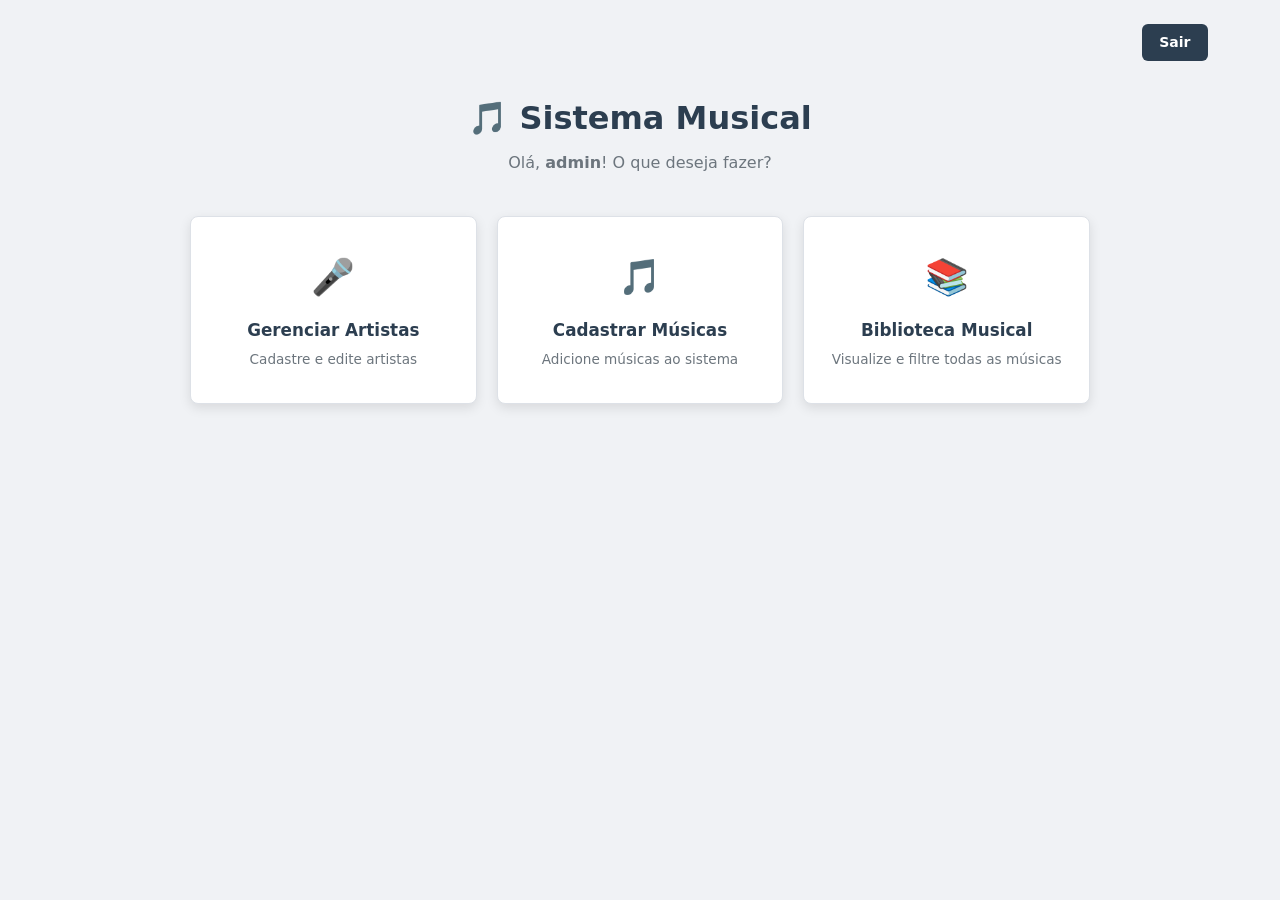
<file: index.html>
<!DOCTYPE html>
<!-- O head é igual ao do login: só muda o title. -->
<html lang="pt-br">
<head>
    <meta charset="UTF-8">
    <meta name="viewport" content="width=device-width, initial-scale=1.0">
    <title>Menu Principal Sistema Musical</title>
    <link rel="icon" href="data:image/svg+xml,<svg xmlns=%27http://www.w3.org/2000/svg%27 viewBox=%270 0 100 100%27><text y=%27.9em%27 font-size=%2790%27>🎵</text></svg>">
    <link rel="stylesheet" href="styles.css">
</head>
<body>

    <!-- container: caixa com largura máxima, centralizada. Usada em todas as telas, menos no login. -->
    <div class="container">
        <!-- topbar: barra de cima. O CSS (flex-end) joga o botão Sair para a direita. -->
        <div class="topbar">
            <!-- Um link (a) com cara de botão: a classe btn-back deixa ele escuro. -->
            <!-- Na Sprint 2 este link vai para logout.php, que encerra a sessão. -->
            <a href="login.html" class="btn-back">Sair</a>
        </div>

        <!-- page-header: as boas-vindas, centralizadas. -->
        <div class="page-header">
            <h1>🎵 Sistema Musical</h1>
            <!-- "admin" está fixo (dado inventado). Na Sprint 2 o PHP mostra o nome de quem entrou. -->
            <p>Olá, <strong>admin</strong>! O que deseja fazer?</p>
        </div>

        <!-- menu-grid: a grade dos 3 cards. O CSS usa display: grid para colocá-los lado a lado. -->
        <div class="menu-grid">
            <!-- Cada menu-card tem um link (a) que ocupa o card inteiro: clicar em qualquer parte leva à tela. -->
            <div class="menu-card">
                <a href="cadastro_artista.html">
                    <div class="menu-card-icon">🎤</div> <!-- ícone grande -->
                    <div class="menu-card-title">Gerenciar Artistas</div> <!-- título -->
                    <div class="menu-card-desc">Cadastre e edite artistas</div> <!-- descrição -->
                </a>
            </div>

            <div class="menu-card">
                <a href="cadastro_musica.html">
                    <div class="menu-card-icon">🎵</div>
                    <div class="menu-card-title">Cadastrar Músicas</div>
                    <div class="menu-card-desc">Adicione músicas ao sistema</div>
                </a>
            </div>

            <div class="menu-card">
                <a href="listagem_musicas.html">
                    <div class="menu-card-icon">📚</div>
                    <div class="menu-card-title">Biblioteca Musical</div>
                    <div class="menu-card-desc">Visualize e filtre todas as músicas</div>
                </a>
            </div>
        </div>
    </div>

</body>
</html>
</file>
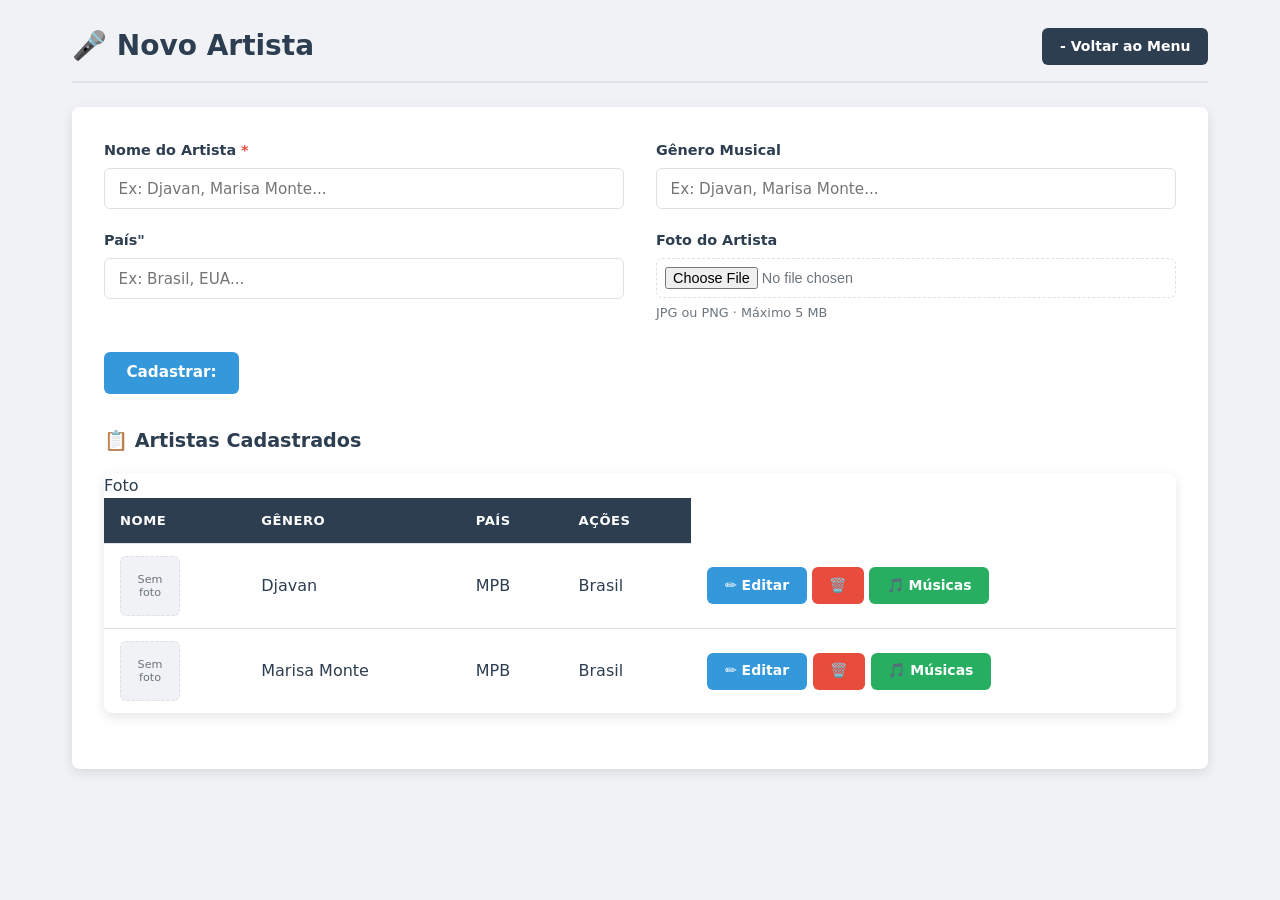
<file: cadastro_artista.html>
<!DOCTYPE html>
<html lang="pt-br">
<head>
    <meta charset="UTF-8">
    <meta name="viewport" content="width=device-width, initial-scale=1.0">
    <title>Novo Artista - Sistema Musical</title>
    <link rel="icon" href="data:image/svg+xml,<svg xmlns=%27http://www.w3.org/2000/svg%27 viewBox=%270 0 100 100%27><text y=%27.9em%27 font-size=%2790%27>🎵</text></svg>">
    <link rel="stylesheet" href="styles.css">
</head>
<body>
<div class="container">

    <!-- A mesma barra de título da Biblioteca (O CSS já existe desde a aula 2). -->
    <div class="page-header-bar">
        <h2>🎤 Novo Artista</h2>
        <div class="header-actions">
            <a href="index.html" class="btn-back">- Voltar ao Menu</a>
        </div>
    </div>

    <!--
        FORMULÁRIO DE CADASTRO DO ARTISTA (O "Criador")
        method="post": envia os dados escondidos. É o certo para cadastrar.
        enctype="multipart/form-data": OBRIGATÓRIO para enviar arquivo (A Foto).
        Não muda nada na tela, mas sem ele a foto não chegao ao PHP na Sprint 2.
    -->
    <form method="post" action="#" enctype="multipart/formdata">

        <!-- form-grid: O CSS transforma em 2 colunas (grid lfr lfr). Os campos se encaixam 2 por linha. -->
    <div class="form-grid">

        <div class="form-group">
            <!-- O * vermelho avisa que o campo é obrigatório. A cor vem da variável --red. -->
            <label for="nome">Nome do Artista <span style="color:var(--red)">*</span></label>
            <!-- required: O navegador não deixa cadastrar sem nome. -->
            <input type="text" id="nome" name="nome"
                required placeholder="Ex: Djavan, Marisa Monte...">
            </div>

            <div class="form-group">
                <!-- Campo Opcional (Sem required).-->
                <label for="genero">Gênero Musical</label>
                <input type="text" id="nome" name="nome"
                    required placeholder="Ex: Djavan, Marisa Monte...">
            </div>

            <div class="form-group">
                <label for="pais">País"</label>
                <input type="text" id="pais" name="Pais"
                    placeholder="Ex: Brasil, EUA...">
            </div>

            <div class="form-group">
                <label for="imagem">Foto do Artista</label>
                <!-- type="file": abre a janela para escolher um arquivo.
                accept="image/*": mostra só imagens. -->
                <input type="file" id="imagem" name="imagem" accept="image/*">
                <!-- small: texto pequeno de ajuda embaixo do campo. -->
                <small>JPG ou PNG · Máximo 5 MB</small>
            </div>

        </div><!-- fim .form-grid -->

        <!-- form-action: a área dos botões do formulário (flex). -->
        <div class="form-actions">
            <button type="submit" class="btn-primary"> Cadastrar:</button>
        </div>
    <form>


    <!-- ========== TABELA DE ARTISTAS (dados fixos nesta fase) ==========
    Usa as MESMAS classes da tabela da Biblioteca: o visual já vem pronto. -->
    <h3>📋 Artistas Cadastrados</h3> <!-- h3: subtítulo da tabela -->
    
    <div class="table-container">
        <table>
            <thead>
                <tr>
                    <tr class="col-foto">Foto</th>
                        <th>Nome</th>
                        <th>Gênero</th>
                        <th>País</th>
                        <th class="col-acoes">Ações</th>
                    </tr>
                </thead>
                <tbody>
                    <!-- Cada tr = um artista. -->
                    <tr>
                        <td><div class="no-image">Sem<br>foto</div></td>
                        <td>Djavan</td>
                        <td>MPB</td>
                        <td>Brasil</td>
                        <td>
                            <div class="action-buttns">
                                <a href="#" class="btn-edit">✏️ Editar</a>
                                <a href="#" class="btn-delete">️🗑️</a>
                                <!-- btn-music (verde): leva ao cadastro das músicas DESTE artista. -->
                                <a href="cadastro_musica.html" class="btn-music">🎵 Músicas</a>
                            </div>
                        </td>
                    </td>
                </tr>
                <tr>
                    <td><div class="no-image">Sem<br>foto</div></td>
                    <td>Marisa Monte</td>
                    <td>MPB</td>
                    <td>Brasil</td>
                    <td>
                        <div class="action-buttons">
                            <a href="#" class="btn-edit">✏️ Editar</a>
                            <a href="#" class="btn-delete">️🗑️</a>
                            <a href="cadastro_musica.html" class="btn-music">🎵 Músicas</a>
                        </div>
                    </td>
                </tr>
            </tbody>
        </table>
    </div>
    
</body>
</html>
</file>
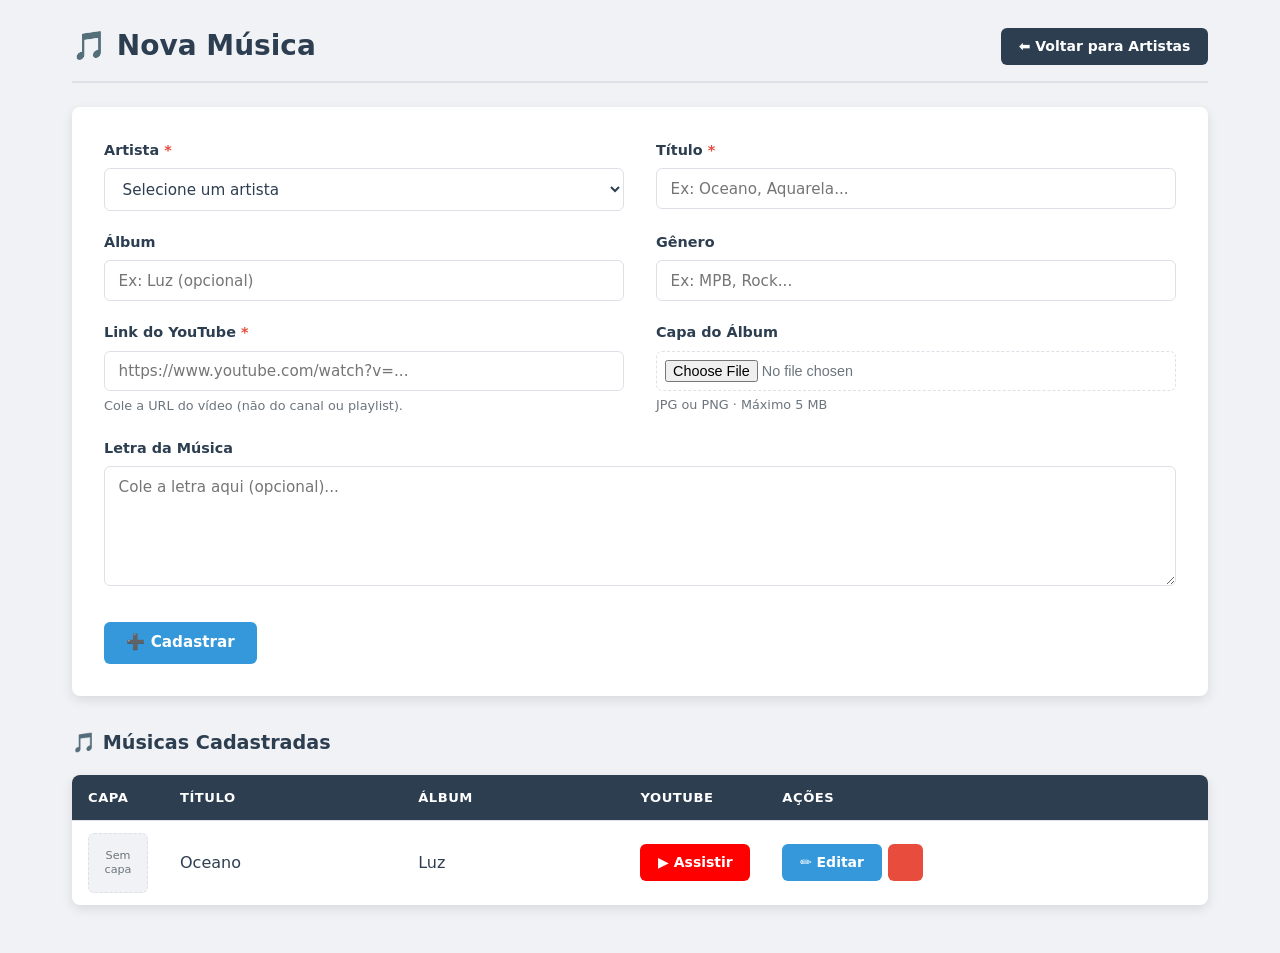
<file: cadastro_musica.html>
<!DOCTYPE html>
<html lang="pt-br">
<head>
    <meta charset="UTF-8">
    <meta name="viewport" content="width=device-width, initial-scale=1.0">
    <title>Nova Música — Sistema Musical</title>
    <link rel="icon" href="data:image/svg+xml,<svg xmlns=%27http://www.w3.org/2000/svg%27 viewBox=%270 0 100
100%27><text y=%27.9em%27 font-size=%2790%27>🎵</text></svg>">
    <link rel="stylesheet" href="styles.css">
</head>
<body>
    <div class="container">

        <!-- Aqui o botão volta para os ARTISTAS: chegamos nesta tela pelo botão verde "Músicas". -->
        <div class="page-header-bar">
            <h2>🎵 Nova Música</h2>
            <div class="header-actions">
                <a href="cadastro_artista.html" class="btn-back">⬅ Voltar para Artistas</a>
            </div>
        </div>

        <!-- FORMULÁRIO DA MÚSICA (a "obra"). Igual ao do artista: post, enctype e form-grid. -->
        <form method="post" action="#" enctype="multipart/form-data">

            <div class="form-grid">

                <!-- Linha 1: Artista + Título -->
                <div class="form-group">
                    <label for="artista_id">Artista <span style="color:var(--red)">*</span></label>
                    <!--
                    select required: a música PRECISA de um artista.
                    A 1a opção tem value="" (vazio): se a pessoa não escolher, o required bloqueia.
                    value="1", "2": o código do artista. Na Sprint 2 é assim que o banco
                    liga a música ao artista dela (chave estrangeira artista_id).
                    -->
                    <select name="artista_id" id="artista_id" required>
                        <option value="">Selecione um artista</option>
                        <option value="1">Djavan</option>
                        <option value="2">Marisa Monte</option>
                    </select>
                </div>

                <div class="form-group">
                    <label for="titulo">Título <span style="color:var(--red)">*</span></label>
                    <input type="text" id="titulo" name="titulo"
                           required placeholder="Ex: Oceano, Aquarela...">
                </div>

                <!-- Linha 2: Álbum + Gênero (opcionais) -->
                <div class="form-group">
                    <label for="album">Álbum</label>
                    <input type="text" id="album" name="album" placeholder="Ex: Luz (opcional)">
                </div>

                <div class="form-group">
                    <label for="genero">Gênero</label>
                    <input type="text" id="genero" name="genero" placeholder="Ex: MPB, Rock...">
                </div>

                <!-- Linha 3: YouTube + Capa -->
                <div class="form-group">
                    <label for="youtube_link">Link do YouTube <span style="color:var(--red)">*</span></label>
                    <!-- type="url": o navegador confere se é um endereço de internet (http...). -->
                    <input type="url" id="youtube_link" name="youtube_link"
                           required placeholder="https://www.youtube.com/watch?v=...">
                    <small>Cole a URL do vídeo (não do canal ou playlist).</small>
                </div>

                <div class="form-group">
                    <label for="imagem_capa">Capa do Álbum</label>
                    <!-- O mesmo campo de foto do artista: só imagens. -->
                    <input type="file" id="imagem_capa" name="imagem_capa" accept="image/*">
                    <small>JPG ou PNG · Máximo 5 MB</small>
                </div>

                <!-- Linha 4: Letra. A classe "full" faz este campo ocupar as 2 colunas (grid-column: 1 / -1). -->
                <div class="form-group full">
                    <label for="letra">Letra da Música</label>
                    <!-- textarea: caixa de texto com várias linhas. Diferente do input, ela tem fechamento. -->
                    <textarea id="letra" name="letra" placeholder="Cole a letra aqui (opcional)..."></textarea>
                </div>

            </div><!-- fim .form-grid -->

            <div class="form-actions">
                <button type="submit" class="btn-primary">➕ Cadastrar</button>
            </div>
        </form>


        <!-- ========== TABELA DE MÚSICAS DO ARTISTA (dados fixos nesta fase) ========== -->
        <h3>🎵 Músicas Cadastradas</h3>
        <div class="table-container">
            <table>
                <thead>
                    <tr>
                        <th class="col-capa">Capa</th>
                        <th>Título</th>
                        <th>Álbum</th>
                        <th class="col-youtube">YouTube</th>
                        <th class="col-acoes">Ações</th>
                    </tr>
                </thead>
                <tbody>
                    <tr>
                        <td><div class="no-image">Sem<br>capa</div></td>
                        <td>Oceano</td>
                        <td>Luz</td>
                        <!-- Abre o vídeo numa aba nova. -->
                        <td><a href="#" target="_blank" class="btn-youtube">▶ Assistir</a></td>
                        <td>
                            <div class="action-buttons">
                                <a href="#" class="btn-edit">✏️ Editar</a>
                                <a href="#" class="btn-delete">️</a>
                            </div>
                        </td>
                    </tr>
                </tbody>
            </table>
        </div>

    </div>
</body>
</html>
</file>
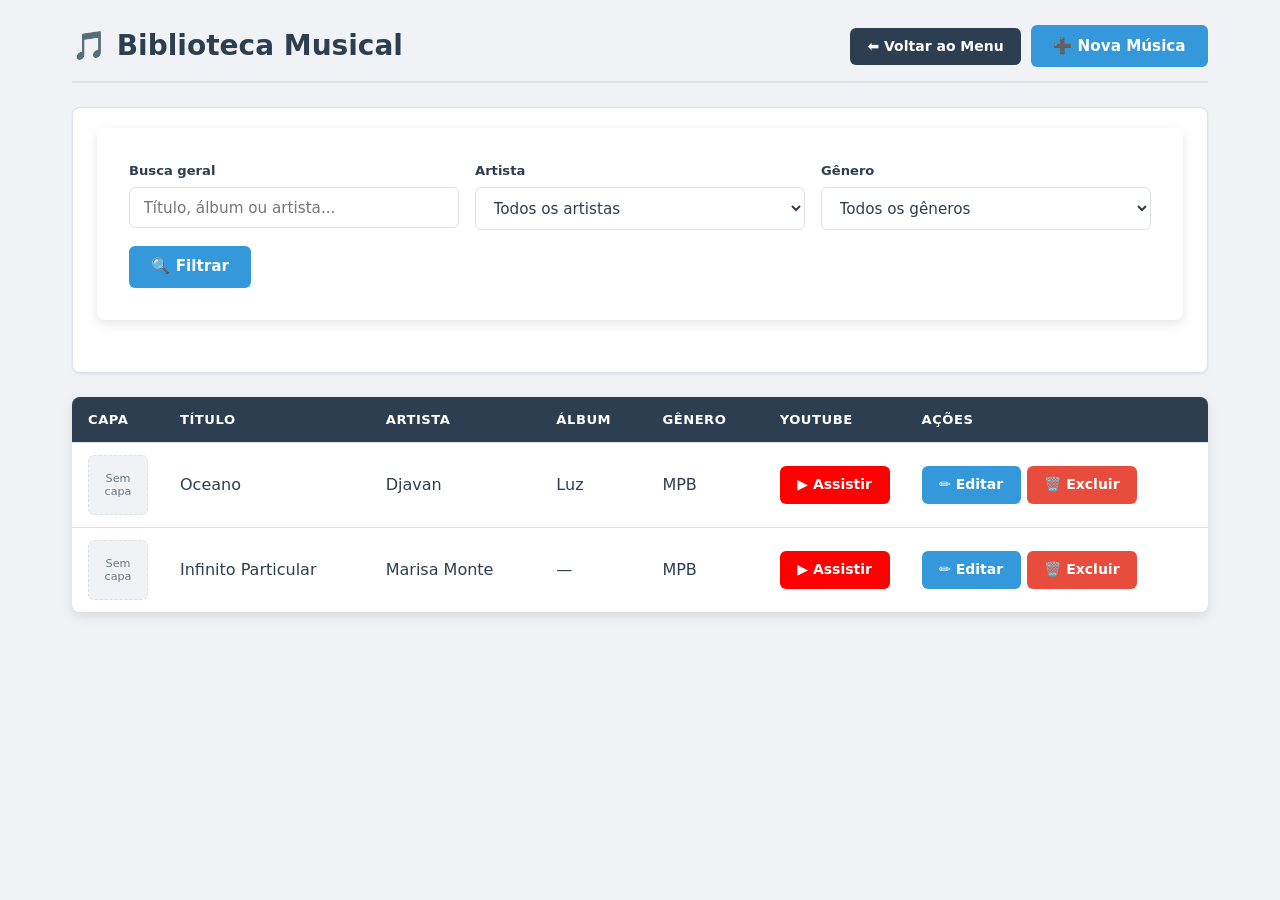
<file: listagem_musicas.html>
<!DOCTYPE html>
<html lang="pt-br">
<head>
    <meta charset="UTF-8">
    <meta name="viewport" content="width=device-width, initial-scale=1.0">
    <title>Biblioteca Musical Sistema Musical</title>
    <link rel="icon" href="data:image/svg+xml,<svg xmlns=%27http://www.w3.org/2000/svg%27 viewBox=%270 0 100 100%27><text y=%27.9em%27 font-size=%2790%27>🎵</text></svg>">
    <link rel="stylesheet" href="styles.css">
</head>
<body>
    <div class="container">

        <!-- CABEÇALHO DA PÁGINA
             page-header-bar: o CSS (flex + space-between) deixa o título
             à esquerda e os botões à direita. Esta barra se repete nos cadastros... -->
        <div class="page-header-bar">
            <h2>🎵 Biblioteca Musical</h2> <!-- h2: o título desta tela -->

            <div class="header-actions">
                <!-- Links com cara de botão: btn-back (escuro) e btn-primary (azul). -->
                <a href="index.html" class="btn-back">⬅ Voltar ao Menu</a>
                <a href="cadastro_musica.html" class="btn-primary">➕ Nova Música</a>
            </div>
        </div>

        <!-- FILTROS
             Nesta fase eles só aparecem (não filtram de verdade).
             method="get": na Sprint 2 o que a pessoa escolher vai aparecer no endereço
             (ex.: ?artista=1) e o PHP usa isso para filtrar no banco. -->
        <div class="filters">
            <form method="get" class="filter-form" action="#">
                <!-- filter-group: os 3 filtros. O CSS (flex) coloca lado a lado. -->
                <div class="filter-group">
                    <!-- filter-item: um filtro = rótulo + campo. -->
                    <div class="filter-item">
                        <label for="busca">Busca geral</label>
                        <input type="text" name="busca" id="busca" placeholder="Título, álbum ou artista...">
                    </div>

                    <div class="filter-item">
                        <label for="artista">Artista</label>
                        <!-- select: lista para escolher uma opção.
                             value="" (vazio) = "todos". O número é o código do artista no banco. -->
                        <select name="artista" id="artista">
                            <option value="">Todos os artistas</option>
                            <option value="1">Djavan</option>
                            <option value="2">Marisa Monte</option>
                        </select>
                    </div>

                    <div class="filter-item">
                        <label for="genero">Gênero</label>
                        <select name="genero" id="genero">
                            <option value="">Todos os gêneros</option>
                            <option value="MPB">MPB</option>
                        </select>
                    </div>
                </div>

                <!-- filter-actions: a área do botão de filtrar. -->
                <div class="filter-actions">
                    <button type="submit" class="btn-primary">🔍 Filtrar</button>
                </div>
            </form>
        </div>

        <!-- TABELA DE MÚSICAS -->
        <!-- table-container: a caixa branca com sombra em volta da tabela. -->
        <div class="table-container">
            <table>
                <!-- thead: o cabeçalho da tabela. tr = linha. th = célula de título. -->
                <thead>
                    <tr>
                        <!-- As classes col... deixam o CSS controlar a largura destas colunas. -->
                        <th class="col-capa">Capa</th>
                        <th>Título</th>
                        <th>Artista</th>
                        <th>Álbum</th>
                        <th>Gênero</th>
                        <th class="col-youtube">YouTube</th>
                        <th class="col-acoes">Ações</th>
                    </tr>
                </thead>

                <!-- tbody: o corpo. Cada tr é UMA música; cada td é uma informação dela.
                     Os dados estão fixos aqui. Na Sprint 2 o PHP cria estas linhas a partir do banco. -->
                <tbody>
                    <tr>
                        <!-- no-image: quadrado "Sem capa" no lugar da imagem (a capa real vem na Sprint 2). -->
                        <td><div class="no-image">Sem<br>capa</div></td>
                        <td>Oceano</td>
                        <td>Djavan</td>
                        <td>Luz</td>
                        <td>MPB</td>
                        <!-- target="_blank": abre o vídeo numa aba nova, sem sair do sistema... -->
                        <td><a href="#" target="_blank" class="btn-youtube">▶ Assistir</a></td>
                        <td>
                            <!-- action-buttons: junta Editar e Excluir lado a lado (flex). -->
                            <div class="action-buttons">
                                <a href="#" class="btn-edit">✏️ Editar</a>
                                <a href="#" class="btn-delete">🗑️ Excluir</a>
                            </div>
                        </td>
                    </tr>
                    <tr>
                        <td><div class="no-image">Sem<br>capa</div></td>
                        <td>Infinito Particular</td>
                        <td>Marisa Monte</td>
                        <td>—</td> <!-- sem álbum: mostramos um traço -->
                        <td>MPB</td>
                        <td><a href="#" target="_blank" class="btn-youtube">▶ Assistir</a></td>
                        <td>
                            <div class="action-buttons">
                                <a href="#" class="btn-edit">✏️ Editar</a>
                                <a href="#" class="btn-delete">🗑️ Excluir</a>
                            </div>
                        </td>
                    </tr>
                </tbody>
            </table>
        </div>

    </div>
</body>
</html>
</file>
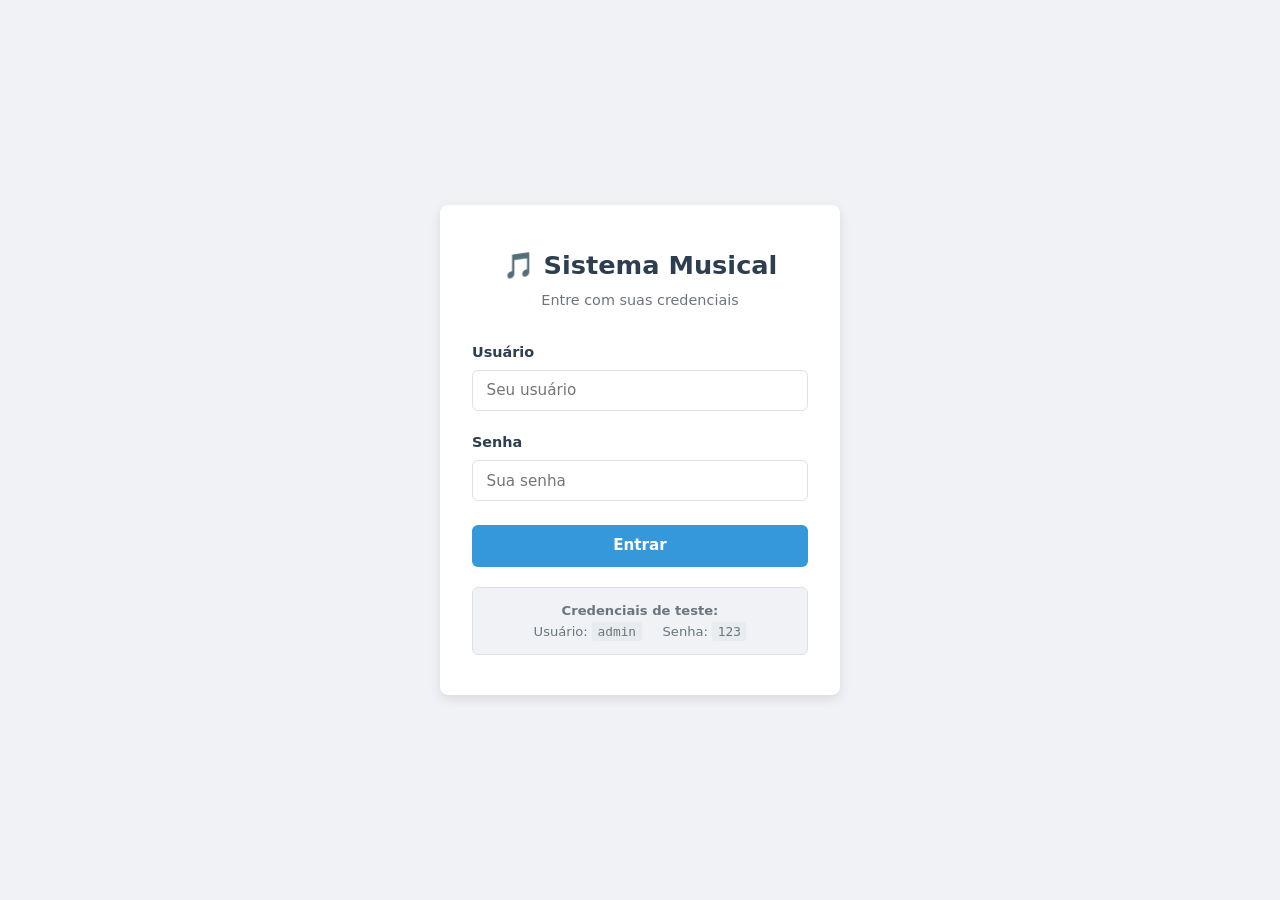
<file: login.html>
<!DOCTYPE html>
<!-- DOCTYPE: avisa ao navegador que esta página é HTML5. Sempre a 1ª linha. -->
<html lang="pt-br">
<!-- lang="pt-br": o conteúdo está em português (ajuda o Google e o leitor de tela). -->
<head>
    <!-- HEAD: configurações da página. Nada daqui aparece dentro da página. -->
    <meta charset="UTF-8">
    <!-- UTF-8: libera os acentos (ç, ã, é). -->
    <meta name="viewport" content="width=device-width, initial-scale=1.0">
    <!-- viewport: faz a página caber na tela do celular. -->
    <title>Login Sistema Musical</title>
    <!-- title: o nome que aparece na aba do navegador. -->
    <link rel="icon" href="data:image/svg+xml,<svg xmlns=%27http://www.w3.org/2000/svg%27 viewBox=%270 0 100 100%27><text y=%27.9em%27 font-size=%2790%27>🎵</text></svg>">
    <!-- rel="icon": o ícone da aba. Aqui é o emoji desenhado direto no código. -->
    <link rel="stylesheet" href="styles.css">
    <!-- rel="stylesheet": liga o arquivo de estilo. Todas as telas usam o MESMO styles.css... -->
</head>

<!-- A classe login-page é usada no CSS para centralizar o cartão no meio da tela. -->
<body class="login-page">

    <!-- login-card: a caixa branca que guarda o login inteiro. -->
    <div class="login-card">
        <!-- login-header: título e subtítulo, centralizados pelo CSS. -->
        <div class="login-header">
            <h1>🎵 Sistema Musical</h1>
            <p>Entre com suas credenciais</p>
        </div>

        <!-- FORM: o formulário de login.
             method="post": envia os dados escondidos (não aparecem no endereço).
             action="#": por enquanto não envia para lugar nenhum.
             Na Sprint 2 (back-end), o action vai mandar os dados para o PHP. -->
        <form method="post" action="#">
            <!-- form-group: junta um rótulo (label) e seu campo (input). -->
            <div class="form-group">
                <!-- for "usuario" é igual ao id do input: clicar no texto foca o campo. -->
                <label for="usuario">Usuário</label>
                <!-- type="text": campo de texto comum.
                     name: o nome do dado que o PHP vai receber na Sprint 2.
                     required: o navegador não deixa enviar vazio.
                     autocomplete: o navegador pode sugerir o usuário salvo.
                     placeholder: a dica cinza dentro do campo. -->
                <input type="text"
                       id="usuario"
                       name="usuario"
                       required
                       autocomplete="username"
                       placeholder="Seu usuário">
            </div>

            <div class="form-group">
                <label for="senha">Senha</label>
                <!-- type="password": esconde o que a pessoa digita. -->
                <input type="password"
                       id="senha"
                       name="senha"
                       required
                       autocomplete="current-password"
                       placeholder="Sua senha">
            </div>

            <!-- type="submit": envia o formulário. A classe btn-primary deixa o botão azul. -->
            <button type="submit" class="btn-primary">Entrar</button>
        </form>

        <!-- login-hint: a dica com as credenciais de teste. <code> mostra em fonte de código. -->
        <div class="login-hint">
            <strong>Credenciais de teste:</strong><br>
            Usuário: <code>admin</code> &nbsp; &nbsp; Senha: <code>123</code>
            <!-- &nbsp; espaço que não quebra a linha. -->
        </div>
    </div>

</body>
</html>
</file>
<file: styles.css>
/* =============================================
SISTEMA MUSICAL: Folha de Estilos Principal
=============================================
Um único arquivo para TODAS as telas. Ele cresce a cada aula:
Aula 1: base, formulário, botões, login e menu
Aula 2: títulos, barra de título, cores dos botões, tabelas e filtros
Aula 3: formulário em grade, campo de foto e botão de músicas
Aula 4: url e textarea, campo "full", utilitários e celular
============================================= */


/* -----------------------------------------------
1. VARIÁVEIS E RESET [AULA 1]
----------------------------------------------- */
/* :root guarda as variáveis. Escrevemos o valor UMA vez e usamos
em todo lugar com var(--nome). Para mudar a identidade visual do
sistema, basta trocar as cores aqui. */
:root {
    --primary: #2c3e50; /* azul bem escuro: títulos, cabeçalho da tabela */
    --blue: #3498db; /* azul: botão principal e editar */
    --blue-dark: #2980b9; /* azul escuro: hover */
    --green: #27ae60; /* verde: botão de músicas */
    --red: #e74c3c; /* vermelho: excluir e o * de obrigatório */
    --red-dark: #c0392b;
    --bg: #f0f2f5; /* fundo cinza claro da página */
    --surface: #ffffff; /* fundo dos cartões */
    --border: #dde1e7; /* cor das bordas */
    --text: #2c3e50;
    --text-muted: #6c757d; /* texto cinza, menos importante */
    --shadow-sm: 0 1px 3px rgba(0,0,0,.08); /* sombra fraca */
    --shadow-md: 0 4px 12px rgba(0,0,0,.10); /* sombra média */
    --radius: 8px; /* arredondamento dos cantos */
    --font: 'Segoe UI', system-ui, -apple-system, sans-serif;
}

/* Reset: zera as margens que o navegador coloca sozinho.
box-sizing: border-box faz a largura já incluir padding e borda. */
*, *::before, *::after {
    margin: 0;
    padding: 0;
    box-sizing: border-box;
}

/* A página inteira: fonte, fundo e cor do texto. */
body {
    font-family: var(--font);
    background-color: var(--bg);
    color: var(--text);
    line-height: 1.6; /* espaço entre as linhas do texto */
    min-height: 100vh; /* no mínimo a altura toda da tela */
}


/* -----------------------------------------------
2. FORMULÁRIOS [AULA 1]
Base usada por TODAS as telas que têm <form>.
----------------------------------------------- */
/* Todo formulário vira um cartão branco com sombra. */
form {
    background: var(--surface);
    padding: 2rem;
    border-radius: var(--radius);
    box-shadow: var(--shadow-md);
    margin-bottom: 2rem;
}

/* Espaço embaixo de cada grupo (rótulo + campo). */
.form-group {
    margin-bottom: 1.25rem;
}

/* display: block coloca o rótulo numa linha só dele, em cima do campo. */
label {
    display: block;
    margin-bottom: .4rem;
    font-size: .9rem;
    font-weight: 600;
    color: var(--primary);
}

/* Os campos ocupam a largura toda e ganham borda fina.
textarea e select já ficam prontos para as próximas telas. */
input[type="text"],
input[type="password"],
textarea,
select {
    width: 100%;
    padding: .65rem .85rem;
    border: 1.5px solid var(--border);
    border-radius: 6px;
    font-size: .95rem;
    font-family: var(--font); /* sem isso, campos usam outra fonte */
    color: var(--text);
    background: var(--surface);
    transition: border-color .2s, box-shadow .2s; /* muda suave */
}

/* :focus = quando a pessoa clica no campo. A borda fica azul. */
input:focus,
textarea:focus,
select:focus {
    outline: none;
    border-color: var(--blue);
    box-shadow: 0 0 0 3px rgba(52,152,219,.15);
}


/* -----------------------------------------------
3. BOTÕES [AULA 1, cores novas nas aulas 2 e 3]
----------------------------------------------- */
/* Seletor em grupo (vírgulas): TODOS os botões do sistema têm o
mesmo formato. Cada um ganha a sua cor mais abaixo. */
.btn-primary,
.btn-edit,
.btn-delete,
.btn-music,
.btn-back,
.btn-youtube {
    display: inline-flex; /* ícone e texto alinhados */
    align-items: center;
    justify-content: center;
    gap: .35rem;
    padding: .55rem 1.1rem;
    border: none;
    border-radius: 6px;
    font-size: .875rem;
    font-weight: 600;
    font-family: var(--font);
    cursor: pointer; /* mãozinha no mouse */
    text-decoration: none; /* links sem sublinhado */
    white-space: nowrap; /* texto não quebra linha */
    transition: background-color .2s, transform .15s, box-shadow .2s;
    line-height: 1.4;
}

/* Botão principal: azul. No hover escurece e sobe 1px. */
.btn-primary {
    padding: .65rem 1.4rem;
    font-size: .95rem;
    background: var(--blue);
    color: #fff;
}
.btn-primary:hover { background: var(--blue-dark); transform: translateY(-1px); box-shadow: var(--shadow-sm); }

/* Voltar e Sair: escuro. */
.btn-back { background: var(--primary); color: #fff; }
.btn-back:hover { background: #1a252f; }

/* [AULA 2] Cores dos botões de ação da tabela.
Azul = ação normal. Vermelho = perigo (excluir). */
.btn-edit { background: var(--blue); color: #fff; }
.btn-edit:hover { background: var(--blue-dark); }
.btn-delete { background: var(--red); color: #fff; }
.btn-delete:hover { background: var(--red-dark); }

/* [AULA 3] Verde = ir para as músicas do artista. */
.btn-music { background: var(--green); color: #fff; }
.btn-music:hover { background: #219a52; }

/* [AULA 2] O vermelho do YouTube, para reconhecer na hora. */
.btn-youtube { background: #ff0000; color: #fff; }
.btn-youtube:hover { background: #cc0000; }


/* -----------------------------------------------
4. MENSAGENS [AULA 4, usadas de verdade na Sprint 2]
Ex.: "Artista cadastrado!" (success) ou "Senha incorreta" (error).
----------------------------------------------- */
.message {
    display: flex;
    align-items: center;
    gap: .6rem;
    padding: .85rem 1.1rem;
    border-radius: 6px;
    margin-bottom: 1.25rem;
    font-size: .95rem;
    font-weight: 500;
}

.message.success { background: #d4edda; color: #155724; border: 1px solid #c3e6cb; }
.message.error { background: #f8d7da; color: #721c24; border: 1px solid #f5c6cb; }

/* [AULA 4] A caixa da letra: começa com 120px de altura.
resize: vertical deixa esticar só para baixo. */
textarea {
    min-height: 120px;
    resize: vertical;
}


/* -----------------------------------------------
5. TELA DE LOGIN [AULA 1]
----------------------------------------------- */
/* O body do login vira flex para centralizar o cartão:
justify-content = horizontal, align-items = vertical. */
.login-page {
    display: flex;
    justify-content: center;
    align-items: center;
    min-height: 100vh;
    background: var(--bg);
    padding: 1rem;
}

/* O cartão branco, com no máximo 400px de largura. */
.login-card {
    background: var(--surface);
    padding: 2.5rem 2rem;
    border-radius: var(--radius);
    box-shadow: var(--shadow-md);
    width: 100%;
    max-width: 400px;
}

/* O form já é um cartão (seção 2). Dentro do login-card tiramos
o fundo e a sombra para não ficar "caixa dentro de caixa". */
.login-card form {
    background: none;
    box-shadow: none;
    padding: 0;
    margin: 0;
}

.login-header {
    text-align: center;
    margin-bottom: 1.75rem;
}

.login-header h1 {
    font-size: 1.6rem;
    color: var(--primary);
    margin-bottom: .25rem;
}

.login-header p {
    color: var(--text-muted);
    font-size: .9rem;
}

/* Seletor com espaço = "que está dentro de". Só o botão do login
ocupa a largura toda. */
.login-card .btn-primary {
    width: 100%;
    margin-top: .25rem;
}

/* A caixinha com a dica das credenciais. */
.login-hint {
    margin-top: 1.25rem;
    padding: .75rem 1rem;
    background: var(--bg);
    border-radius: 6px;
    text-align: center;
    font-size: .82rem;
    color: var(--text-muted);
    border: 1px solid var(--border);
}

.login-hint code {
    background: #e9ecef;
    padding: .1rem .35rem;
    border-radius: 3px;
    font-size: .8rem;
}

/* -----------------------------------------------
6. LAYOUT BASE [AULA 1]
O container de todas as telas, menos o login.
----------------------------------------------- */
/* Largura máxima de 1200px. margin: 0 auto centraliza a caixa. */
.container {
    max-width: 1200px;
    margin: 0 auto;
    padding: 24px 32px;
}


/* -----------------------------------------------
7. MENU PRINCIPAL [AULA 1]
----------------------------------------------- */
/* flex-end empurra o botão Sair para a direita. */
.topbar {
    display: flex;
    justify-content: flex-end;
    margin-bottom: 2rem;
}

.page-header {
    text-align: center;
    margin-bottom: 2.5rem;
}

.page-header h1 {
    font-size: 2rem;
    color: var(--primary);
    margin-bottom: .35rem;
}

.page-header p { color: var(--text-muted); font-size: 1rem; }

/* A grade dos cards. auto-fit + minmax(240px, 1fr):
"coloque quantas colunas couberem, cada uma com no mínimo 240px".
No celular os cards descem sozinhos. */
.menu-grid {
    display: grid;
    grid-template-columns: repeat(auto-fit, minmax(240px, 1fr));
    gap: 1.25rem;
    max-width: 900px;
    margin: 0 auto;
}

.menu-card {
    background: var(--surface);
    border-radius: var(--radius);
    box-shadow: var(--shadow-md);
    transition: transform .2s, box-shadow .2s;
    border: 1px solid var(--border);
}

/* Com o mouse em cima, o card sobe 4px e a sombra cresce. */
.menu-card:hover {
    transform: translateY(-4px);
    box-shadow: 0 8px 20px rgba(0,0,0,.13);
}

/* display: block faz o link ocupar o card inteiro (tudo clicável). */
.menu-card a {
    display: block;
    padding: 2rem 1.5rem;
    text-align: center;
    text-decoration: none;
    color: var(--text);
}

.menu-card-icon { font-size: 2.2rem; margin-bottom: .75rem; }
.menu-card-title { font-size: 1.05rem; font-weight: 600; color: var(--primary); margin-bottom: .35rem; }
.menu-card-desc { font-size: .85rem; color: var(--text-muted); }

/* -----------------------------------------------
8. TIPOGRAFIA [h2 na AULA 2]
----------------------------------------------- */
/* Todo h2 do sistema: grande, cor principal e uma linha embaixo. */
h2 {
    font-size: 1.75rem;
    font-weight: 600;
    color: var(--primary);
    margin-bottom: 1.5rem;
    padding-bottom: .75rem;
    border-bottom: 2px solid var(--border);
}

/* [AULA 3] O subtítulo das tabelas dos cadastros. */
h3 {
    font-size: 1.2rem;
    font-weight: 600;
    color: var(--primary);
    margin: 2rem 0 1rem; /* 2rem em cima, 0 nos lados, 1rem embaixo */
}


/* -----------------------------------------------
9. CABEÇALHO DE PÁGINA COM AÇÕES [AULA 2]
Usado na Biblioteca e nos dois cadastros.
----------------------------------------------- */
/* space-between: título na esquerda, botões na direita.
flex-wrap: se faltar espaço, os botões descem. */
.page-header-bar {
    display: flex;
    align-items: center;
    justify-content: space-between;
    gap: 1rem;
    margin-bottom: 1.5rem;
    padding-bottom: .75rem;
    border-bottom: 2px solid var(--border);
    flex-wrap: wrap;
}

/* A barra já tem linha embaixo. Tiramos a linha do h2 que está
dentro dela, senão ficariam duas. */
.page-header-bar h2 {
    margin: 0;
    padding: 0;
    border: none;
    font-size: 1.75rem;
    font-weight: 600;
    color: var(--primary);
}

.page-header-bar .header-actions {
    display: flex;
    gap: .6rem;
    flex-wrap: wrap;
    align-items: center;
}


/* -----------------------------------------------
10. FORMULÁRIO EM GRADE [AULAS 3 e 4]
----------------------------------------------- */
/* [AULA 4] Outros tipos de input ficam iguais ao text. */
input[type="number"],
input[type="url"],
input[type="date"] {
    width: 100%;
    padding: .65rem .85rem;
    border: 1.5px solid var(--border);
    border-radius: 6px;
    font-size: .95rem;
    font-family: var(--font);
    color: var(--text);
    background: var(--surface);
    transition: border-color .2s, box-shadow .2s;
}

/* [AULA 3] Seletor de atributo: só o input de arquivo.
A borda tracejada lembra "solte o arquivo aqui". */
input[type="file"] {
    width: 100%;
    padding: .5rem;
    border: 1.5px dashed var(--border);
    border-radius: 6px;
    font-size: .9rem;
    color: var(--text-muted);
    cursor: pointer;
}

/* [AULA 3] O texto de ajuda fica embaixo do campo, pequeno e cinza. */
small {
    display: block;
    margin-top: .3rem;
    font-size: .8rem;
    color: var(--text-muted);
}

/* [AULA 3] 2 colunas iguais (1fr = uma fração do espaço).
gap: 0 entre linhas (o form-group já tem margem) e 2rem entre colunas. */
.form-grid {
    display: grid;
    grid-template-columns: 1fr 1fr;
    gap: 0 2rem;
}

/* [AULA 4] O campo com a classe "full" vai da 1a à última linha
da grade: ocupa as 2 colunas (usado na letra da música). */
.form-grid .form-group.full {
    grid-column: 1 / -1;
}

/* [AULA 3] Os botões abaixo do formulário, lado a lado. */
.form-actions {
    display: flex;
    gap: .75rem;
    align-items: center;
    flex-wrap: wrap;
    margin-top: .5rem;
    grid-column: 1 / -1;
}

/* [AULA 3, usada na Sprint 2] Mostra a foto já salva ao editar. */
.current-image {
    display: flex;
    align-items: center;
    gap: .75rem;
    margin-top: .75rem;
    padding: .75rem;
    background: var(--bg);
    border-radius: 6px;
}

.current-image img {
    width: 64px;
    height: 64px;
    object-fit: cover; /* corta a foto sem esticar */
    border-radius: 6px;
    flex-shrink: 0;
}

.current-image small {
    margin: 0;
    color: var(--text-muted);
}

/* -----------------------------------------------
11. TABELAS [AULA 2]
----------------------------------------------- */
/* A caixa da tabela. overflow: hidden corta o que passa dos cantos
redondos (senão o cabeçalho escuro "vaza" no canto). */
.table-container {
    background: var(--surface);
    border-radius: var(--radius);
    box-shadow: var(--shadow-md);
    overflow: hidden;
    margin-bottom: 1.5rem;
}

/* border-collapse: as bordas das células viram uma só. */
table {
    width: 100%;
    border-collapse: collapse;
}

/* Espaço dentro das células e uma linha fina entre as linhas. */
th, td {
    padding: 12px 16px;
    text-align: left;
    vertical-align: middle;
    border-bottom: 1px solid var(--border);
}

/* Cabeçalho escuro, letra branca e MAIÚSCULA. */
th {
    background: var(--primary);
    color: #fff;
    font-size: .82rem;
    font-weight: 600;
    letter-spacing: .04em;
    text-transform: uppercase;
    white-space: nowrap;
}

tbody tr:last-child td { border-bottom: none; } /* a última linha sem borda */
tbody tr:hover { background: #f8fafc; } /* linha clareia com o mouse */

/* Larguras fixas das colunas pequenas. */
.col-foto,
.col-capa { width: 90px; white-space: nowrap; }
.col-youtube { width: 110px; white-space: nowrap; }
.col-acoes { white-space: nowrap; }

/* Editar, Excluir (e Músicas) lado a lado. */
.action-buttons {
    display: flex;
    gap: 6px;
    align-items: center;
    flex-wrap: nowrap;
}

/* [Sprint 2] A miniatura da capa ou da foto de verdade. */
.table-thumbnail {
    width: 60px;
    height: 60px;
    object-fit: cover;
    border-radius: 6px;
    display: block;
}

/* O quadrado "Sem capa / Sem foto": borda tracejada e texto no meio. */
.no-image {
    width: 60px;
    height: 60px;
    background: var(--bg);
    border: 1.5px dashed var(--border);
    border-radius: 6px;
    display: flex;
    align-items: center;
    justify-content: center;
    font-size: .7rem;
    color: var(--text-muted);
    text-align: center;
    line-height: 1.2;
}

/* [Sprint 2] Célula de "nenhuma música encontrada". */
td.empty-cell {
    text-align: center;
    color: var(--text-muted);
    padding: 2rem;
    font-size: .95rem;
}

/* -----------------------------------------------
14. FILTROS [AULA 2]
----------------------------------------------- */
.filters {
    background: var(--surface);
    padding: 1.25rem 1.5rem;
    border-radius: var(--radius);
    box-shadow: var(--shadow-sm);
    margin-bottom: 1.5rem;
    border: 1px solid var(--border);
}

/* Os filtros lado a lado. flex-wrap: descem se não couber. */
.filter-group {
    display: flex;
    gap: 1rem;
    flex-wrap: wrap;
    margin-bottom: 1rem;
}

/* flex: 1 = cada filtro pega a mesma fatia do espaço.
min-width impede que fique fino demais. */
.filter-item {
    flex: 1;
    min-width: 180px;
}

.filter-item label {
    font-size: .82rem;
}

.filter-actions {
    display: flex;
    gap: .75rem;
    align-items: center;
}


/* -----------------------------------------------
15. UTILITÁRIOS [AULA 4]
Classes pequenas para usar direto no HTML, sem criar regra nova.
mt = margin-top, mb = margin-bottom.
----------------------------------------------- */
.text-center { text-align: center; }
.text-muted { color: var(--text-muted); font-size: .9rem; }

.mt-1 { margin-top: .5rem; }
.mt-2 { margin-top: 1rem; }
.mt-3 { margin-top: 1.5rem; }
.mb-1 { margin-bottom: .5rem; }
.mb-2 { margin-bottom: 1rem; }
.mb-3 { margin-bottom: 1.5rem; }


/* -----------------------------------------------
16. RESPONSIVIDADE [AULA 4]
Tudo aqui dentro só vale em telas de até 768px (celular e
tablet em pé). Fica no FIM do arquivo para vencer as regras de cima.
Teste: F12, depois o ícone de celular (modo responsivo).
----------------------------------------------- */
@media (max-width: 768px) {
    .container { padding: 16px; } /* menos espaço nas bordas */
    h2 { font-size: 1.4rem; }
    form { padding: 1.25rem; }
    .form-grid { grid-template-columns: 1fr; } /* formulário em 1 coluna */
    .filter-group { flex-direction: column; gap: .75rem; } /* filtros empilhados */
    .filter-item { min-width: 100%; }
    .table-container { overflow-x: auto; } /* tabela rola para o lado */
    table { min-width: 560px; }
    th, td { padding: 10px 12px; font-size: .85rem; }
    .table-thumbnail,
    .no-image { width: 48px; height: 48px; }
    .col-foto, .col-capa { width: 68px; }
    .action-buttons { flex-wrap: wrap; gap: 4px; }
    .btn-edit, .btn-delete, .btn-music, .btn-youtube {
        padding: .4rem .7rem;
        font-size: .78rem;
    }
    .menu-grid { grid-template-columns: 1fr; } /* menu: 1 card por linha */
}
</file>
